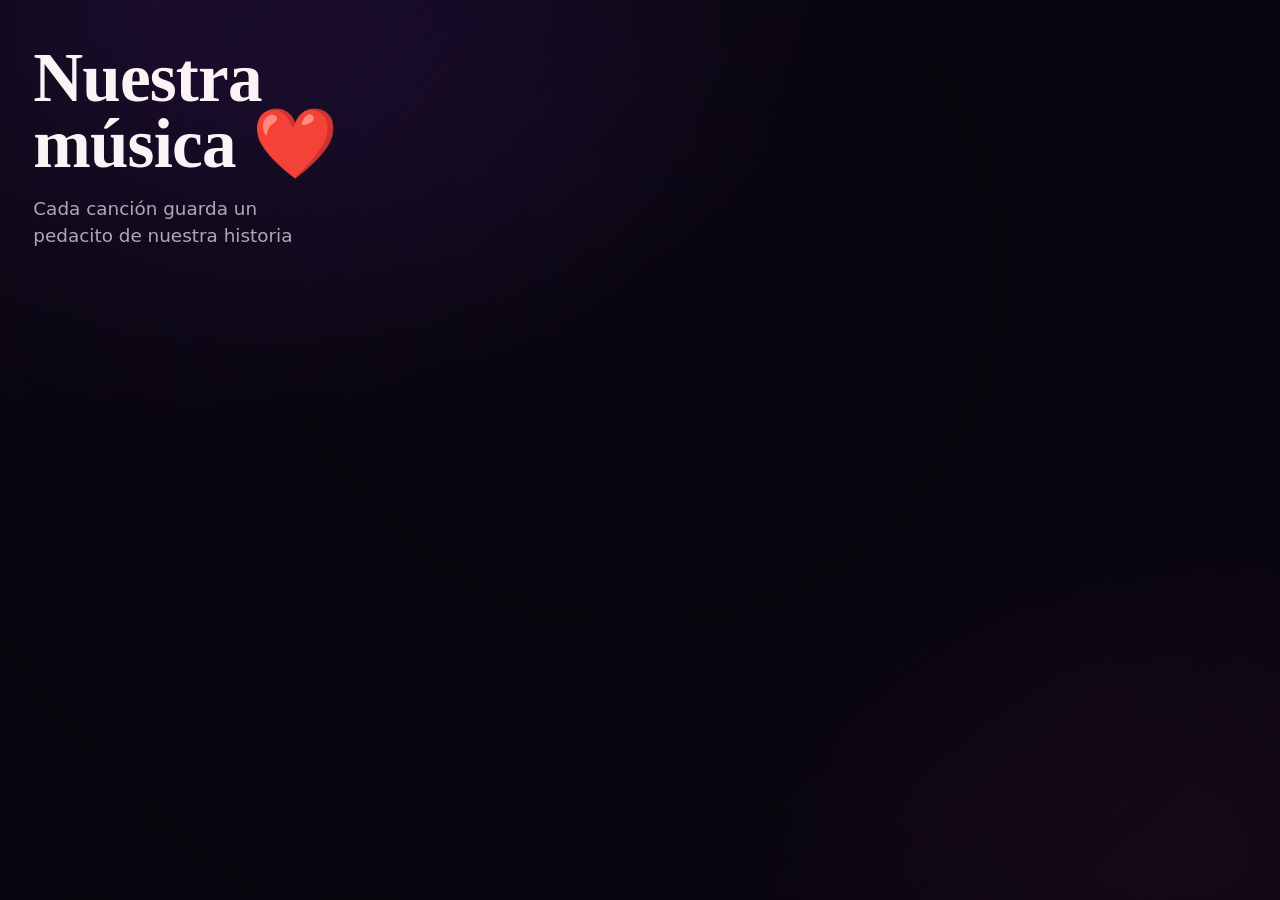
<file: musica/index.html>
<!doctype html>
<html lang="es">
<head>
  <meta charset="utf-8" />
  <meta name="viewport" content="width=device-width, initial-scale=1" />
  <meta http-equiv="refresh" content="0; url=biblioteca.html" />
  <title>Nuestra música ❤️</title>
  <link rel="canonical" href="biblioteca.html" />
</head>
<body style="background:#09060f;color:#fbf3f6;font-family:system-ui,sans-serif">
  <p style="padding:24px">Abriendo <a href="biblioteca.html" style="color:#ff7a9e">Nuestra música ❤️</a>…</p>
</body>
</html>
</file>
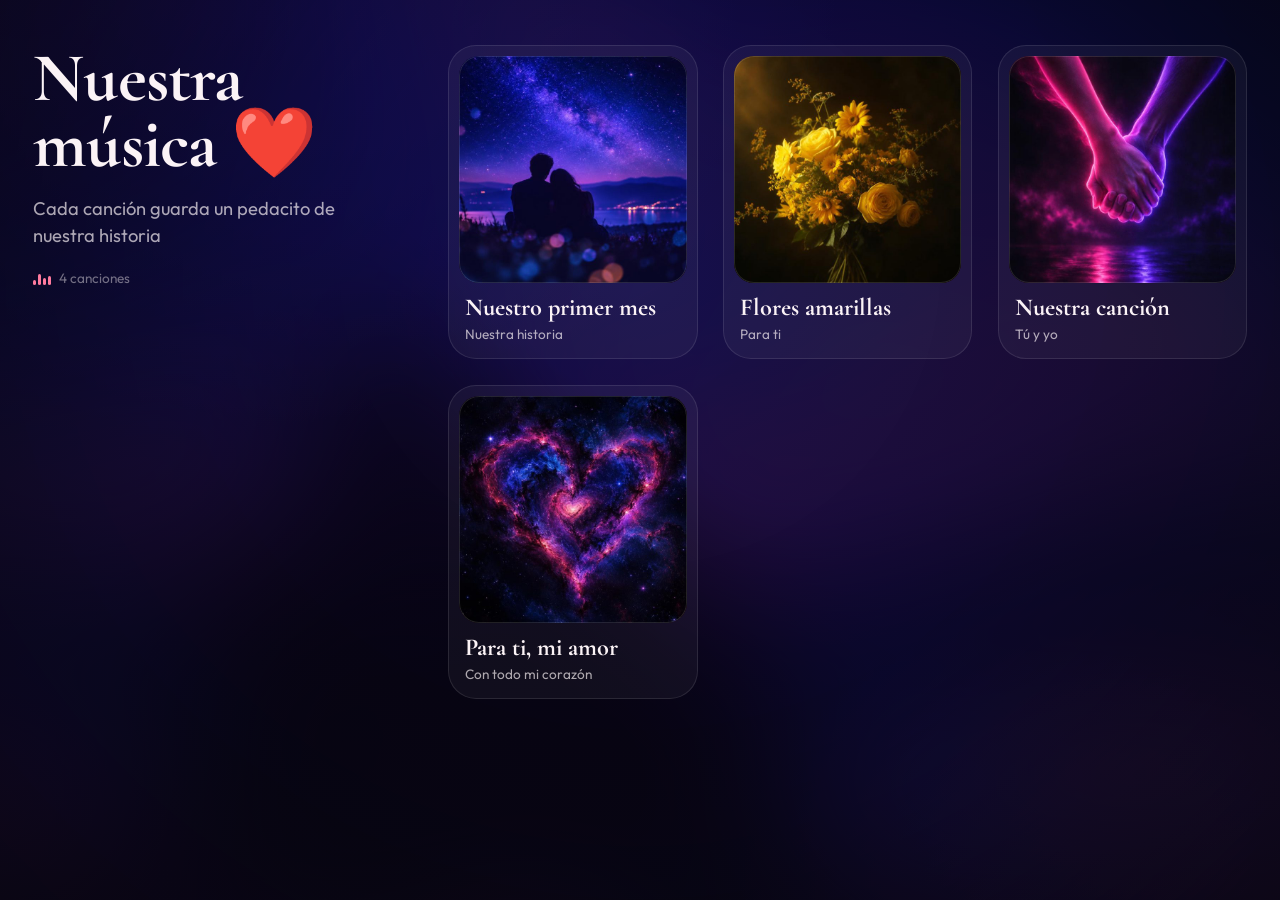
<file: musica/biblioteca.html>
<!doctype html>
<html lang="es">
<head>
  <meta charset="utf-8" />
  <meta name="viewport" content="width=device-width, initial-scale=1, viewport-fit=cover" />
  <meta name="theme-color" content="#09060f" />
  <title>Nuestra música ❤️</title>
  <meta name="description" content="Cada canción guarda un pedacito de nuestra historia." />
  <link rel="preconnect" href="https://fonts.googleapis.com" />
  <link rel="preconnect" href="https://fonts.gstatic.com" crossorigin />
  <link rel="stylesheet" href="https://fonts.googleapis.com/css2?family=Cormorant+Garamond:wght@600;700&family=Outfit:wght@300;400;500;600&display=swap" />
  <link rel="stylesheet" href="estilos.css" />
</head>
<body class="pagina-biblio">
  <div class="ambiente" aria-hidden="true"><div class="amb"></div><div class="amb"></div></div>
  <main class="biblio">
    <header>
      <h1>Nuestra música ❤️</h1>
      <p>Cada canción guarda un pedacito de nuestra historia</p>
      <div class="conteo" id="conteo"></div>
    </header>
    <section id="grid" class="grid" aria-label="Canciones" aria-busy="true"></section>
  </main>
  <script src="comun.js"></script>
  <script src="biblioteca.js"></script>
</body>
</html>
</file>
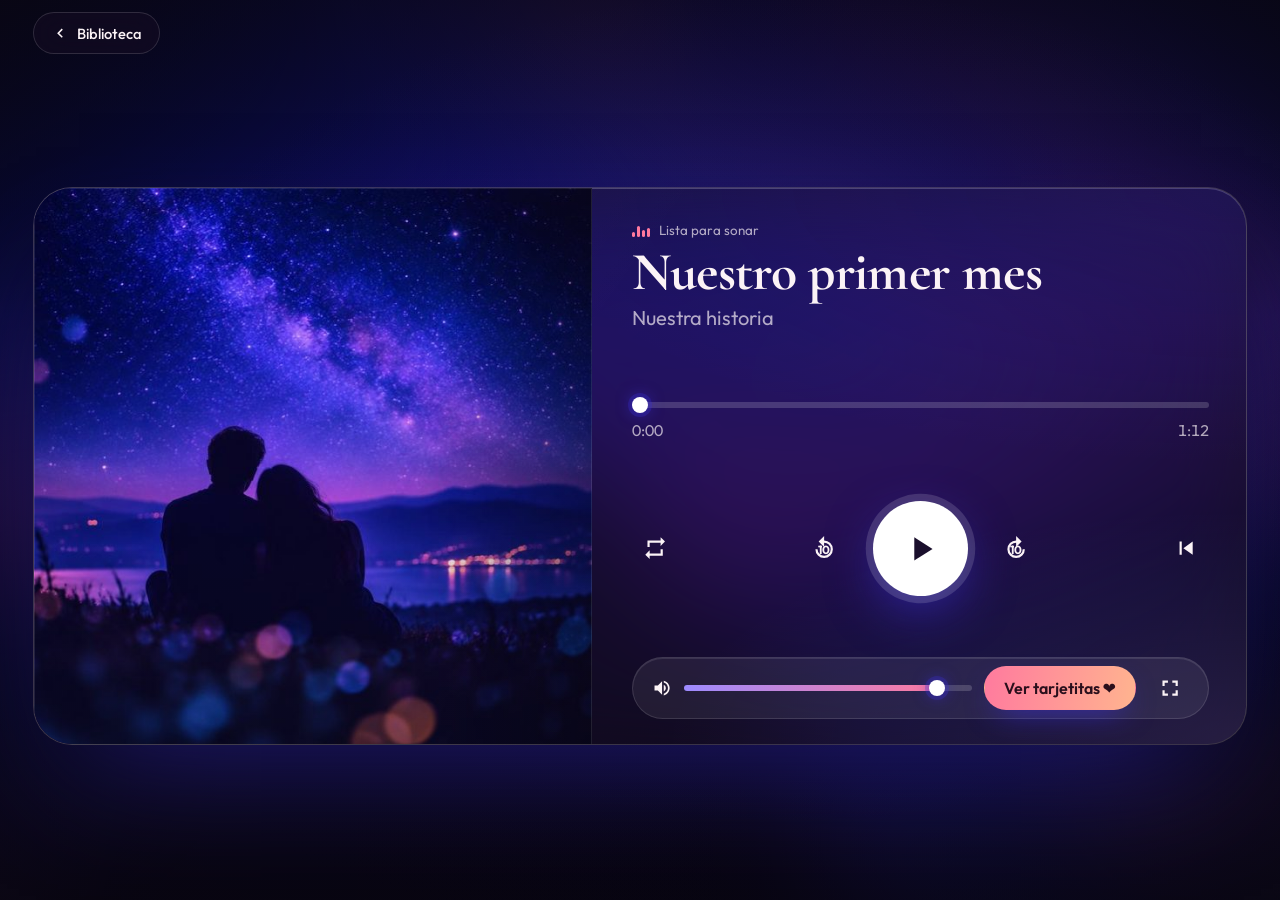
<file: musica/reproductor.html>
<!doctype html>
<html lang="es">
<head>
  <meta charset="utf-8" />
  <meta name="viewport" content="width=device-width, initial-scale=1, viewport-fit=cover" />
  <meta name="theme-color" content="#09060f" />
  <title>Reproductor ❤️</title>
  <link rel="preconnect" href="https://fonts.googleapis.com" />
  <link rel="preconnect" href="https://fonts.gstatic.com" crossorigin />
  <link rel="stylesheet" href="https://fonts.googleapis.com/css2?family=Cormorant+Garamond:wght@600;700&family=Outfit:wght@300;400;500;600&display=swap" />
  <link rel="stylesheet" href="estilos.css" />
</head>
<body class="pagina-player">
  <div class="escena" id="escena">
    <!-- CAPA 0: luz ambiental con los colores de la portada -->
    <div class="fondo-portada" id="fondoPortada"></div>
    <div class="velo"></div>

    <!-- CAPA 1: fondo animado independiente (iframe a fondos/*.html) -->
    <div class="capa-fondo" id="capaFondo" hidden></div>

    <!-- CAPA 2: tarjetitas (imágenes completas, sin recortar) -->
    <div class="tarjetas" id="tarjetas">
      <div class="marco" id="marco">
        <img id="imgA" alt="" /><img id="imgB" alt="" />
        <div class="final" id="final">
          <p id="finalMsg">❤️</p>
          <button type="button" class="btn btn-rosa" id="otraVez">Escuchar otra vez</button>
        </div>
      </div>
    </div>

    <!-- CAPA 3: controles -->
    <div class="top">
      <a class="btn solo-player" href="biblioteca.html">
        <svg class="i" viewBox="0 0 24 24" aria-hidden="true"><path d="M15.41 7.41 14 6l-6 6 6 6 1.41-1.41L10.83 12z"/></svg>Biblioteca
      </a>
      <button type="button" class="btn solo-tarjetas" id="volver">
        <svg class="i" viewBox="0 0 24 24" aria-hidden="true"><path d="M15.41 7.41 14 6l-6 6 6 6 1.41-1.41L10.83 12z"/></svg>Volver al reproductor
      </button>
      <button type="button" class="btn btn-icon solo-tarjetas" data-fs aria-label="Pantalla completa" title="Pantalla completa">
        <svg class="i" viewBox="0 0 24 24" aria-hidden="true"><path d="M7 14H5v5h5v-2H7v-3zm-2-4h2V7h3V5H5v5zm12 7h-3v2h5v-5h-2v3zM14 5v2h3v3h2V5h-5z"/></svg>
      </button>
    </div>

    <section class="player" id="player" aria-label="Reproductor">
      <div class="panel">
        <div class="cover-wrap" id="coverWrap"><img id="cover" alt="" /></div>

        <div class="meta">
          <div class="cabeza">
            <div class="eyebrow"><span class="eq" aria-hidden="true"><i></i><i></i><i></i><i></i></span><span id="estado">Cargando…</span></div>
            <h1 id="titulo">Cargando…</h1>
            <div class="artist" id="artista"></div>
            <div class="error" id="error" role="alert"></div>
          </div>

          <div class="progreso">
            <input type="range" class="barra" id="barra" min="0" max="1000" value="0" aria-label="Progreso de la canción" />
            <div class="tiempos"><span id="actual">0:00</span><span id="total">–:––</span></div>
          </div>

          <div class="controles">
            <div class="ctl-izq">
              <button type="button" class="ib" id="repetir" aria-pressed="false" aria-label="Repetir canción" title="Repetir">
                <svg viewBox="0 0 24 24" aria-hidden="true"><path d="M7 7h10v3l4-4-4-4v3H5v6h2V7zm10 10H7v-3l-4 4 4 4v-3h12v-6h-2v4z"/></svg>
              </button>
            </div>
            <div class="ctl-centro">
              <button type="button" class="ib" id="atras" aria-label="Retroceder 10 segundos" title="Retroceder 10 s">
                <svg viewBox="0 0 24 24" aria-hidden="true"><path d="M12 5V1L7 6l5 5V7a6 6 0 1 1-6 6H4a8 8 0 1 0 8-8z"/></svg><small>10</small>
              </button>
              <button type="button" class="pp" id="pp" aria-label="Reproducir"></button>
              <button type="button" class="ib" id="adelante" aria-label="Adelantar 10 segundos" title="Adelantar 10 s">
                <svg viewBox="0 0 24 24" aria-hidden="true"><path d="M12 5V1l5 5-5 5V7a6 6 0 1 0 6 6h2a8 8 0 1 1-8-8z"/></svg><small>10</small>
              </button>
            </div>
            <div class="ctl-der">
              <button type="button" class="ib" id="reiniciar" aria-label="Volver al inicio" title="Desde el inicio">
                <svg viewBox="0 0 24 24" aria-hidden="true"><path d="M6 6h2v12H6zm3.5 6 8.5 6V6z"/></svg>
              </button>
            </div>
          </div>

          <div class="pastilla">
            <div class="volumen" id="volBox">
              <button type="button" class="ib" id="mute" aria-label="Silenciar" title="Silenciar"></button>
              <input type="range" class="barra fina" id="vol" min="0" max="100" value="90" aria-label="Volumen" />
            </div>
            <button type="button" class="btn btn-rosa" id="verTarjetas">Ver tarjetitas ❤️</button>
            <button type="button" class="ib" data-fs aria-label="Pantalla completa" title="Pantalla completa">
              <svg viewBox="0 0 24 24" aria-hidden="true"><path d="M7 14H5v5h5v-2H7v-3zm-2-4h2V7h3V5H5v5zm12 7h-3v2h5v-5h-2v3zM14 5v2h3v3h2V5h-5z"/></svg>
            </button>
          </div>
        </div>
      </div>
    </section>

    <div class="mini glass">
      <button type="button" class="pp" id="pp2" aria-label="Reproducir"></button>
      <span class="t" id="actual2">0:00</span>
      <input type="range" class="barra" id="barra2" min="0" max="1000" value="0" aria-label="Progreso de la canción" />
      <span class="t" id="total2">–:––</span>
    </div>
  </div>

  <audio id="audio" preload="metadata"></audio>
  <script src="comun.js"></script>
  <script src="reproductor.js"></script>
</body>
</html>
</file>
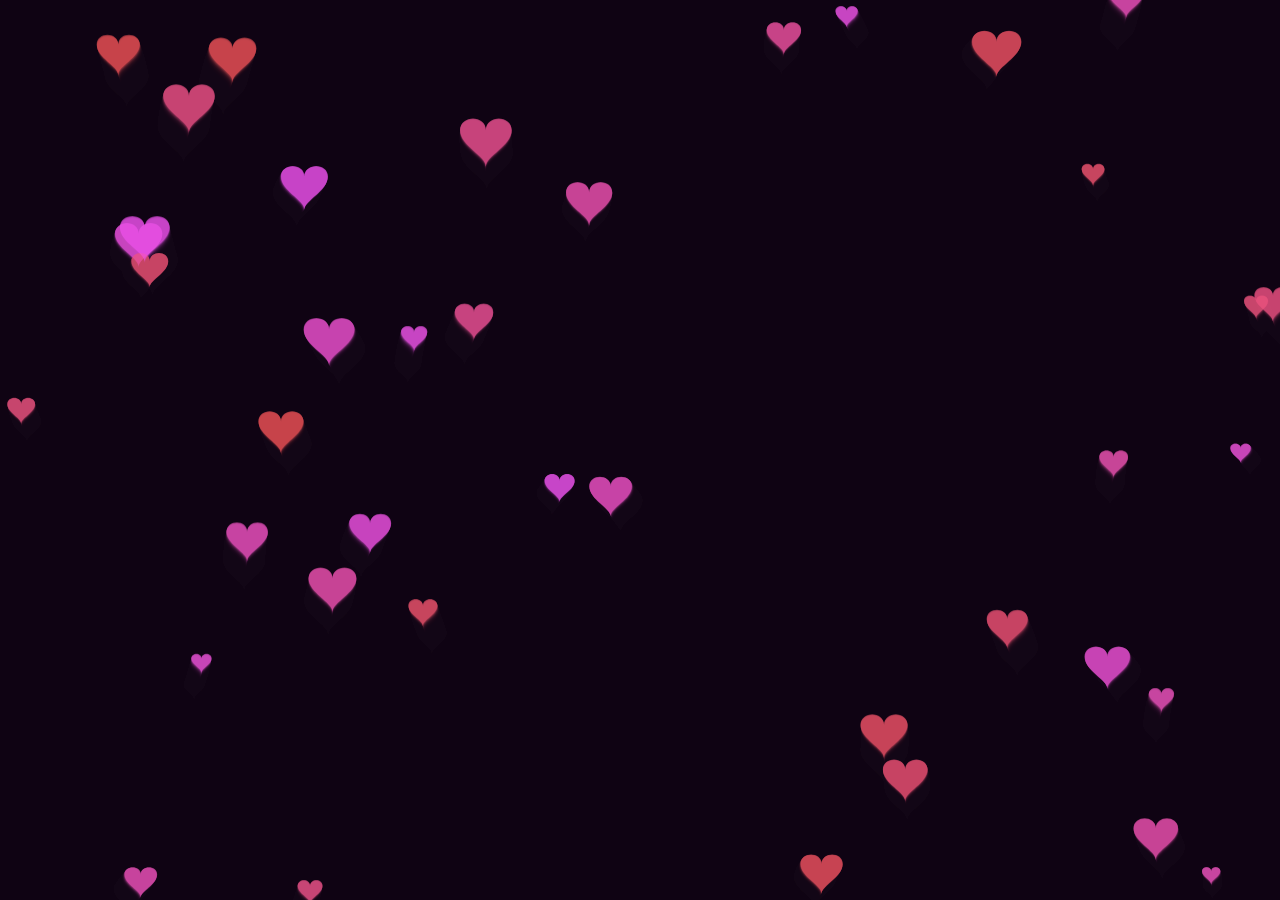
<file: musica/fondos/corazones.html>
<!doctype html><html lang="es"><head><meta charset="utf-8"><meta name="viewport" content="width=device-width,initial-scale=1"><title>Fondo: corazones</title>
<style>html,body{margin:0;height:100%;overflow:hidden;background:#120414}canvas{display:block;width:100%;height:100%}</style></head><body><canvas id="c"></canvas>
<script>
const c=document.getElementById('c'),x=c.getContext('2d');let W,H,P=[];const D=Math.min(devicePixelRatio||1,2);
function rs(){W=c.width=innerWidth*D;H=c.height=innerHeight*D;P=Array.from({length:40},()=>mk(true))}
function mk(any){return{x:Math.random()*W,y:any?Math.random()*H:H+20*D,r:(Math.random()*18+8)*D,v:(Math.random()*.5+.2)*D,a:Math.random()*6.28,h:300+Math.random()*60}}
function heart(px,py,s){x.beginPath();x.moveTo(px,py+s*.3);x.bezierCurveTo(px,py,px-s*.5,py,px-s*.5,py+s*.3);x.bezierCurveTo(px-s*.5,py+s*.6,px,py+s*.8,px,py+s);x.bezierCurveTo(px,py+s*.8,px+s*.5,py+s*.6,px+s*.5,py+s*.3);x.bezierCurveTo(px+s*.5,py,px,py,px,py+s*.3);x.fill()}
function f(t){x.fillStyle='rgba(18,4,20,.25)';x.fillRect(0,0,W,H);for(const p of P){p.y-=p.v;p.a+=.01;x.globalAlpha=.5;x.fillStyle='hsl('+p.h+',90%,65%)';heart(p.x+Math.sin(p.a)*20*D,p.y,p.r*2);x.globalAlpha=1;if(p.y<-60*D)Object.assign(p,mk(false));}requestAnimationFrame(f)}
addEventListener('resize',rs);rs();requestAnimationFrame(f);
</script></body></html>
</file>
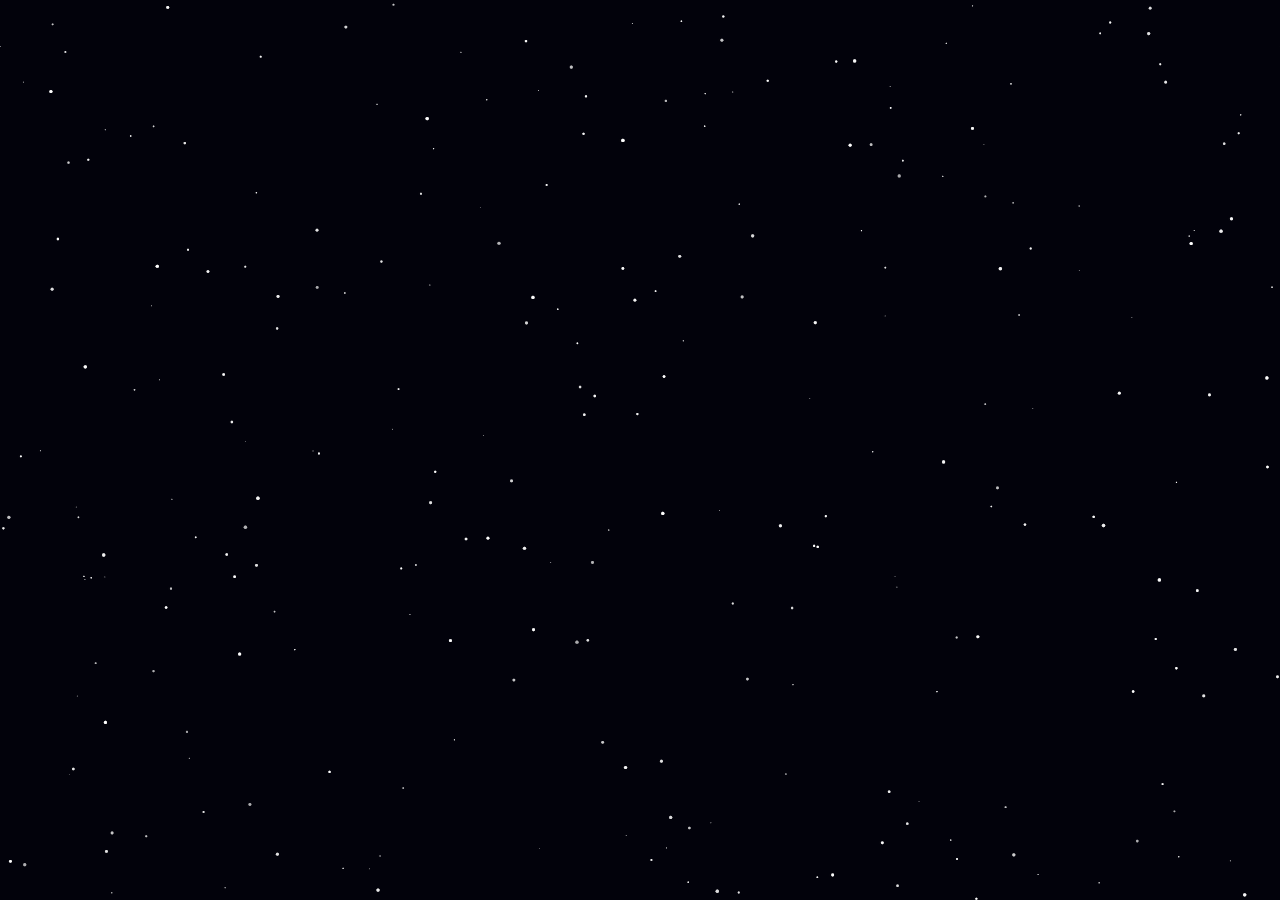
<file: musica/fondos/estrellas.html>
<!doctype html><html lang="es"><head><meta charset="utf-8"><meta name="viewport" content="width=device-width,initial-scale=1"><title>Fondo: estrellas</title>
<style>html,body{margin:0;height:100%;overflow:hidden;background:#05040d}canvas{display:block;width:100%;height:100%}</style></head><body><canvas id="c"></canvas>
<script>
const c=document.getElementById('c'),x=c.getContext('2d');let W,H,P=[];const D=Math.min(devicePixelRatio||1,2);
function rs(){W=c.width=innerWidth*D;H=c.height=innerHeight*D;P=Array.from({length:260},()=>mk(true))}
function mk(any){return{x:Math.random()*W,y:any?Math.random()*H:H+20*D,r:(Math.random()*1.4+0.3)*D,v:(Math.random()*.5+.2)*D,a:Math.random()*6.28,h:0}}
function heart(px,py,s){x.beginPath();x.moveTo(px,py+s*.3);x.bezierCurveTo(px,py,px-s*.5,py,px-s*.5,py+s*.3);x.bezierCurveTo(px-s*.5,py+s*.6,px,py+s*.8,px,py+s);x.bezierCurveTo(px,py+s*.8,px+s*.5,py+s*.6,px+s*.5,py+s*.3);x.bezierCurveTo(px+s*.5,py,px,py,px,py+s*.3);x.fill()}
function f(t){x.fillStyle='rgba(5,4,13,.35)';x.fillRect(0,0,W,H);for(const p of P){p.a+=.02;x.globalAlpha=.4+.6*Math.abs(Math.sin(p.a));x.fillStyle='#fff';x.beginPath();x.arc(p.x,p.y,p.r,0,6.28);x.fill();x.globalAlpha=1;p.x+=p.v*.05;if(p.x>W)p.x=0;}requestAnimationFrame(f)}
addEventListener('resize',rs);rs();requestAnimationFrame(f);
</script></body></html>
</file>
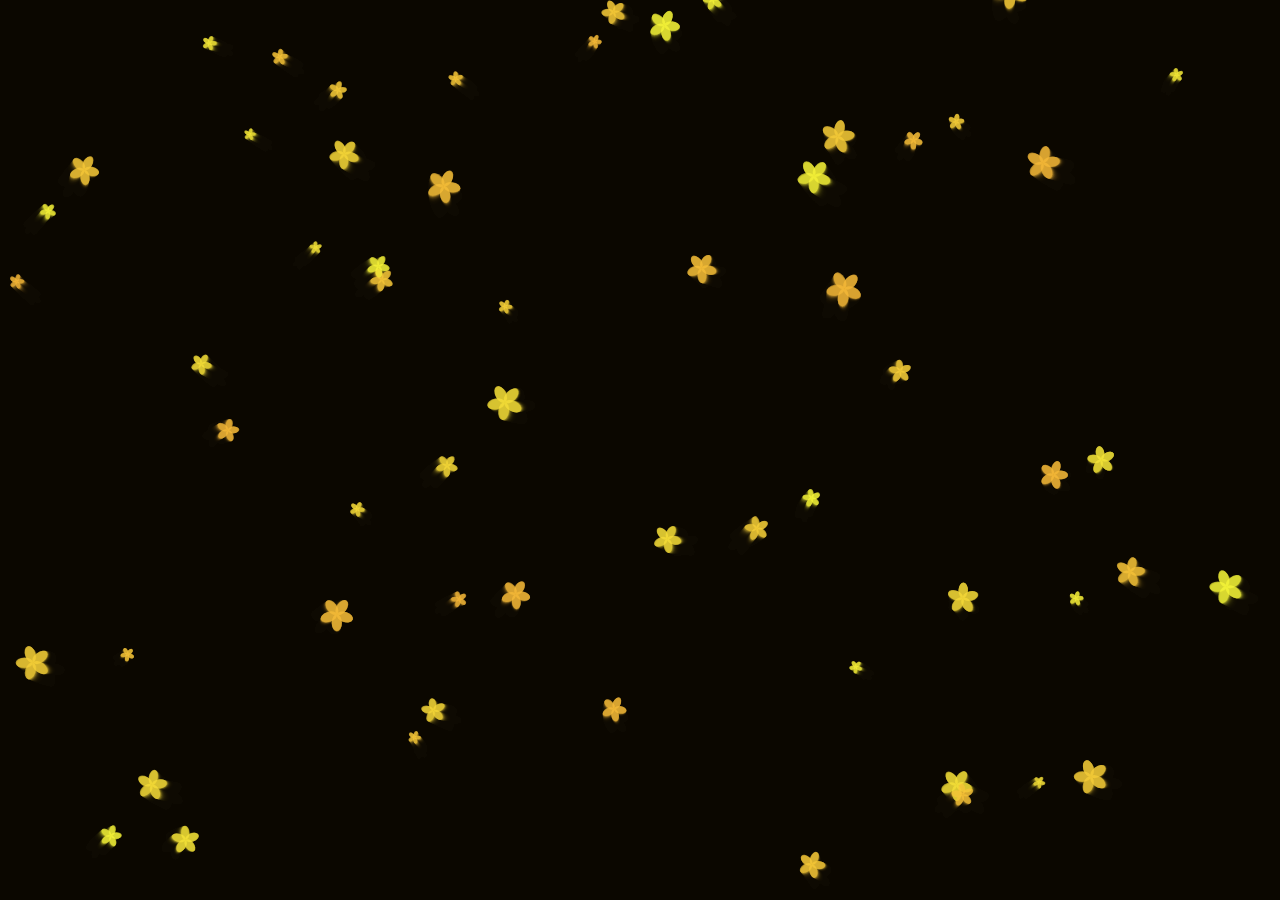
<file: musica/fondos/flores.html>
<!doctype html><html lang="es"><head><meta charset="utf-8"><meta name="viewport" content="width=device-width,initial-scale=1"><title>Fondo: flores</title>
<style>html,body{margin:0;height:100%;overflow:hidden;background:#0d0a03}canvas{display:block;width:100%;height:100%}</style></head><body><canvas id="c"></canvas>
<script>
const c=document.getElementById('c'),x=c.getContext('2d');let W,H,P=[];const D=Math.min(devicePixelRatio||1,2);
function rs(){W=c.width=innerWidth*D;H=c.height=innerHeight*D;P=Array.from({length:60},()=>mk(true))}
function mk(any){return{x:Math.random()*W,y:any?Math.random()*H:H+20*D,r:(Math.random()*6+3)*D,v:(Math.random()*.5+.2)*D,a:Math.random()*6.28,h:40+Math.random()*20}}
function heart(px,py,s){x.beginPath();x.moveTo(px,py+s*.3);x.bezierCurveTo(px,py,px-s*.5,py,px-s*.5,py+s*.3);x.bezierCurveTo(px-s*.5,py+s*.6,px,py+s*.8,px,py+s);x.bezierCurveTo(px,py+s*.8,px+s*.5,py+s*.6,px+s*.5,py+s*.3);x.bezierCurveTo(px+s*.5,py,px,py,px,py+s*.3);x.fill()}
function f(t){x.fillStyle='rgba(13,10,3,.25)';x.fillRect(0,0,W,H);for(const p of P){p.y-=p.v*.6;p.a+=.015;x.save();x.translate(p.x+Math.sin(p.a)*30*D,p.y);x.rotate(p.a);x.globalAlpha=.6;x.fillStyle='hsl('+p.h+',95%,60%)';for(let k=0;k<5;k++){x.rotate(1.2566);x.beginPath();x.ellipse(0,p.r,p.r*.6,p.r,0,0,6.28);x.fill()}x.restore();if(p.y<-40*D)Object.assign(p,mk(false));}requestAnimationFrame(f)}
addEventListener('resize',rs);rs();requestAnimationFrame(f);
</script></body></html>
</file>
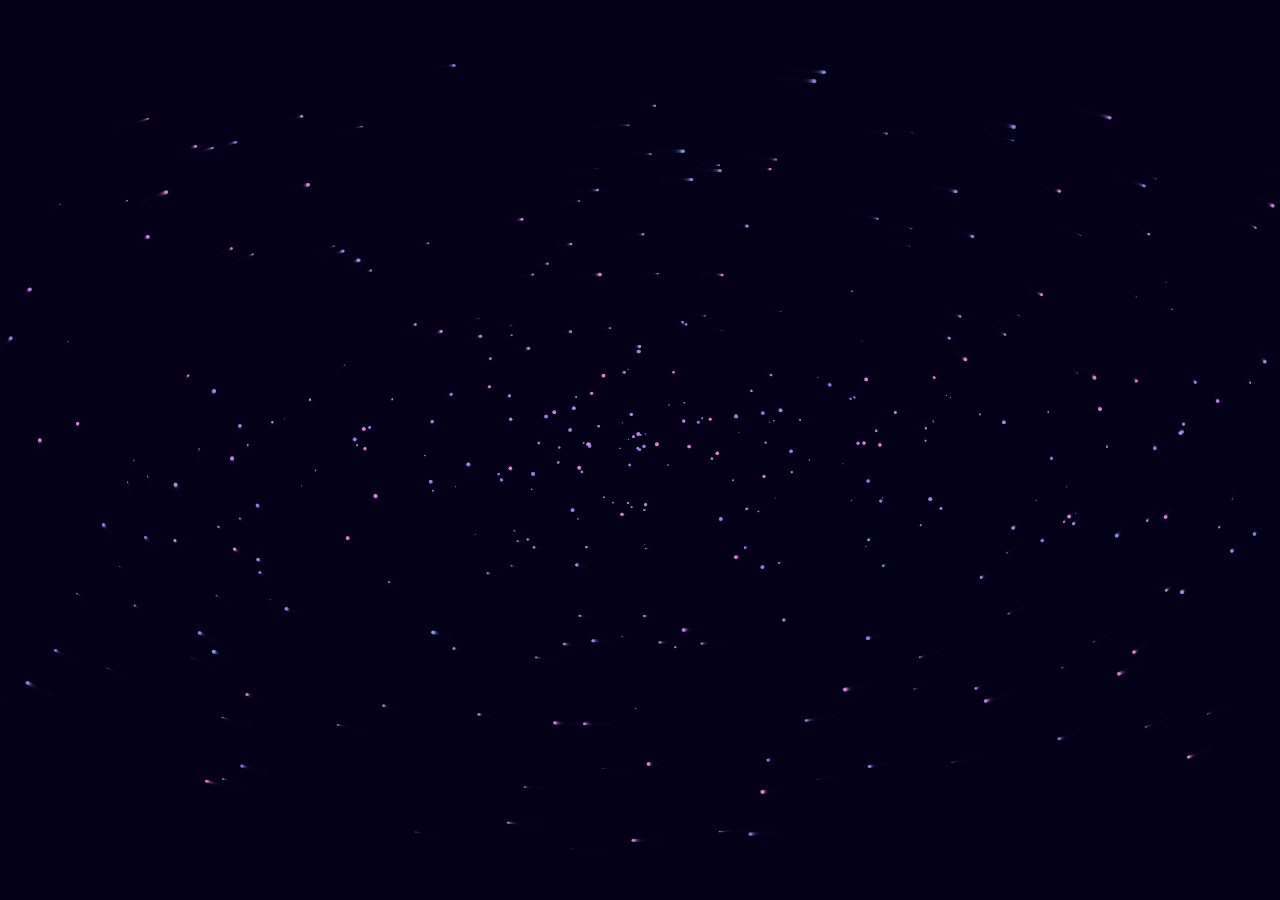
<file: musica/fondos/galaxia.html>
<!doctype html><html lang="es"><head><meta charset="utf-8"><meta name="viewport" content="width=device-width,initial-scale=1"><title>Fondo: galaxia</title>
<style>html,body{margin:0;height:100%;overflow:hidden;background:#06041a}canvas{display:block;width:100%;height:100%}</style></head><body><canvas id="c"></canvas>
<script>
const c=document.getElementById('c'),x=c.getContext('2d');let W,H,P=[];const D=Math.min(devicePixelRatio||1,2);
function rs(){W=c.width=innerWidth*D;H=c.height=innerHeight*D;P=Array.from({length:400},()=>mk(true))}
function mk(any){return{x:Math.random()*W,y:any?Math.random()*H:H+20*D,r:(Math.random()*1.6+0.3)*D,v:(Math.random()*.5+.2)*D,a:Math.random()*6.28,h:220+Math.random()*100}}
function heart(px,py,s){x.beginPath();x.moveTo(px,py+s*.3);x.bezierCurveTo(px,py,px-s*.5,py,px-s*.5,py+s*.3);x.bezierCurveTo(px-s*.5,py+s*.6,px,py+s*.8,px,py+s);x.bezierCurveTo(px,py+s*.8,px+s*.5,py+s*.6,px+s*.5,py+s*.3);x.bezierCurveTo(px+s*.5,py,px,py,px,py+s*.3);x.fill()}
function f(t){x.fillStyle='rgba(6,4,26,.2)';x.fillRect(0,0,W,H);for(const p of P){p.a+=p.v*.0015;const R=(p.x/W)*Math.max(W,H)*.7;x.fillStyle='hsl('+p.h+',80%,75%)';x.globalAlpha=.7;x.beginPath();x.arc(W/2+Math.cos(p.a+R*.004/D)*R,H/2+Math.sin(p.a+R*.004/D)*R*.45,p.r,0,6.28);x.fill();x.globalAlpha=1;}requestAnimationFrame(f)}
addEventListener('resize',rs);rs();requestAnimationFrame(f);
</script></body></html>
</file>
<file: musica/estilos.css>
/* Biblioteca musical ❤️ — estilos compartidos (sin dependencias ni compilación).
   Composición horizontal adaptable: nada depende de una proporción 16:9. */
:root {
  --noche: #09060f;
  --ciruela: #1a0f2c;
  --rosa: #ff7a9e;
  --durazno: #ffb48f;
  --lavanda: #9d8bff;
  --texto: #fbf3f6;
  --texto-2: rgba(251, 243, 246, 0.68);
  --texto-3: rgba(251, 243, 246, 0.44);
  --borde: rgba(255, 255, 255, 0.14);
  --grad: linear-gradient(90deg, var(--lavanda), var(--rosa) 72%, var(--durazno));
  --glow: 255, 122, 158; /* se reemplaza por el color dominante de cada portada */
  --f-titulo: "Cormorant Garamond", "Iowan Old Style", "Palatino Linotype", Georgia, serif;
  --f-ui: "Outfit", system-ui, -apple-system, "Segoe UI", Roboto, sans-serif;
  --sa-t: env(safe-area-inset-top, 0px);
  --sa-r: env(safe-area-inset-right, 0px);
  --sa-b: env(safe-area-inset-bottom, 0px);
  --sa-l: env(safe-area-inset-left, 0px);
  --gut: clamp(12px, 2.6vw, 44px);
  --top: clamp(46px, 9dvh, 66px);
  --mini-off: clamp(8px, 2.4dvh, 20px);
  --bot: calc(var(--mini-off) + 66px); /* alto reservado: barra inferior de las tarjetitas */
}
* { box-sizing: border-box; margin: 0; padding: 0; }
html, body { height: 100%; }
body {
  font-family: var(--f-ui);
  color: var(--texto);
  background: var(--noche);
  -webkit-font-smoothing: antialiased;
  -webkit-tap-highlight-color: transparent;
}
button { font: inherit; color: inherit; background: none; border: 0; cursor: pointer; }
a { color: inherit; text-decoration: none; }
:focus-visible { outline: 2px solid var(--durazno); outline-offset: 3px; }
svg.i { width: 1.25em; height: 1.25em; fill: currentColor; flex-shrink: 0; }
[hidden] { display: none !important; }

.glass {
  background: rgba(22, 13, 36, 0.58);
  border: 1px solid var(--borde);
  backdrop-filter: blur(24px) saturate(150%);
  -webkit-backdrop-filter: blur(24px) saturate(150%);
  box-shadow: 0 24px 60px -28px #000, inset 0 1px 0 rgba(255, 255, 255, 0.14);
}
.btn {
  display: inline-flex; align-items: center; justify-content: center; gap: 0.5em;
  min-height: 42px; padding: 0 1.15em; border-radius: 999px; white-space: nowrap;
  font-size: 0.92rem; font-weight: 500;
  background: rgba(22, 13, 36, 0.5); border: 1px solid var(--borde);
  backdrop-filter: blur(16px); -webkit-backdrop-filter: blur(16px);
  transition: background 0.25s, transform 0.25s;
}
.btn:hover { background: rgba(255, 255, 255, 0.14); }
.btn:active { transform: scale(0.97); }
.btn-icon { width: 42px; padding: 0; }
.btn-rosa {
  background: linear-gradient(100deg, var(--rosa), var(--durazno)); color: #2a0f1c; border-color: transparent; font-weight: 600;
  box-shadow: 0 12px 30px -12px rgba(var(--glow), 0.9);
}
.btn-rosa:hover { background: linear-gradient(100deg, #ff8fae, #ffc3a3); }

/* ---------- Aviso de orientación (no bloquea nada) ---------- */
.rotar {
  position: fixed; left: 50%; bottom: calc(14px + var(--sa-b)); transform: translateX(-50%);
  z-index: 100; display: none; align-items: center; gap: 12px; border-radius: 999px; width: max-content;
  padding: 10px 12px 10px 16px; font-size: 0.88rem; max-width: calc(100% - 24px);
  animation: aparecer 0.6s ease both;
}
.rotar svg { width: 26px; height: 26px; flex-shrink: 0; animation: girar 2.6s ease-in-out infinite; }
.rotar button { width: 28px; height: 28px; border-radius: 50%; opacity: 0.7; font-size: 1.1rem; }
@media (orientation: portrait) and (max-width: 900px) { .rotar { display: flex; } }
.rotar.cerrado { display: none !important; }
@keyframes girar { 0%, 30% { transform: rotate(0); } 60%, 100% { transform: rotate(-90deg); } }
@keyframes aparecer { from { opacity: 0; transform: translate(-50%, 10px); } }

/* ---------- Indicador de ecualizador ---------- */
.eq { display: inline-flex; gap: 2px; align-items: flex-end; height: 14px; }
.eq i { width: 3px; border-radius: 2px; background: var(--rosa); height: 5px; }
.eq i:nth-child(2) { height: 11px; } .eq i:nth-child(3) { height: 7px; } .eq i:nth-child(4) { height: 9px; }
body.sonando .eq i { animation: eq 1s ease-in-out infinite; }
body.sonando .eq i:nth-child(2) { animation-delay: 0.18s; }
body.sonando .eq i:nth-child(3) { animation-delay: 0.36s; }
body.sonando .eq i:nth-child(4) { animation-delay: 0.54s; }
@keyframes eq { 0%, 100% { height: 4px; } 50% { height: 14px; } }

/* ---------- Controles deslizantes (progreso y volumen) ---------- */
input[type="range"].barra {
  -webkit-appearance: none; appearance: none; width: 100%; height: 28px; background: transparent;
  cursor: pointer; touch-action: none; --p: 0%;
}
input[type="range"].barra::-webkit-slider-runnable-track {
  height: 6px; border-radius: 6px;
  background: linear-gradient(90deg, var(--lavanda), var(--rosa)) left / var(--p) 100% no-repeat, rgba(255, 255, 255, 0.17);
}
input[type="range"].barra::-moz-range-track {
  height: 6px; border-radius: 6px;
  background: linear-gradient(90deg, var(--lavanda), var(--rosa)) left / var(--p) 100% no-repeat, rgba(255, 255, 255, 0.17);
}
input[type="range"].barra::-webkit-slider-thumb {
  -webkit-appearance: none; width: 16px; height: 16px; margin-top: -5px; border-radius: 50%; border: 0;
  background: #fff; box-shadow: 0 0 0 4px rgba(var(--glow), 0.28), 0 0 16px rgba(var(--glow), 0.8);
}
input[type="range"].barra::-moz-range-thumb {
  width: 16px; height: 16px; border: 0; border-radius: 50%; background: #fff;
  box-shadow: 0 0 0 4px rgba(var(--glow), 0.28), 0 0 16px rgba(var(--glow), 0.8);
}
input[type="range"].barra.fina { height: 24px; }

/* =====================================================================
   BIBLIOTECA
   ===================================================================== */
body.pagina-biblio {
  background: radial-gradient(1100px 700px at 12% 0%, #2b1448 0%, transparent 62%),
    radial-gradient(900px 600px at 100% 100%, #3a1230 0%, transparent 60%), var(--noche);
  min-height: 100dvh;
}
.ambiente { position: fixed; inset: 0; z-index: 0; pointer-events: none; overflow: hidden; }
.ambiente .amb {
  position: absolute; inset: -12%; background-size: cover; background-position: center;
  filter: blur(70px) saturate(1.6) brightness(0.5); opacity: 0; transition: opacity 1.1s ease; transform: scale(1.1);
}
.ambiente .amb.activo { opacity: 0.55; }
.ambiente::after { content: ""; position: absolute; inset: 0; background: radial-gradient(ellipse at 50% 30%, transparent 0, rgba(9, 6, 15, 0.8) 100%); }

.biblio {
  position: relative; z-index: 1; min-height: 100dvh; display: grid;
  grid-template-columns: minmax(190px, 30%) minmax(0, 1fr); gap: clamp(20px, 4vw, 72px);
  padding: calc(clamp(18px, 5dvh, 56px) + var(--sa-t)) calc(var(--gut) + var(--sa-r)) calc(clamp(18px, 5dvh, 56px) + var(--sa-b)) calc(var(--gut) + var(--sa-l));
  max-width: 1700px; margin: 0 auto;
}
.biblio header { position: sticky; top: calc(clamp(18px, 5dvh, 56px) + var(--sa-t)); align-self: start; }
.biblio h1 { font-family: var(--f-titulo); font-weight: 700; font-size: clamp(2.3rem, 5.4vw, 5.2rem); line-height: 0.96; letter-spacing: -0.012em; text-wrap: balance; }
.biblio header p { color: var(--texto-2); margin-top: 1em; font-size: clamp(0.9rem, 1.5vw, 1.15rem); line-height: 1.45; max-width: 26ch; }
.biblio .conteo { margin-top: 1.4em; color: var(--texto-3); font-size: 0.85rem; display: flex; align-items: center; gap: 8px; }

.grid { display: grid; gap: clamp(12px, 2vw, 28px); align-content: start; grid-template-columns: repeat(auto-fill, minmax(min(100%, clamp(138px, 19vw, 250px)), 1fr)); }
.card {
  position: relative; display: flex; flex-direction: column; gap: 12px; padding: 10px 10px 15px; overflow: hidden;
  border-radius: 28px; isolation: isolate; background: rgba(255, 255, 255, 0.045); border: 1px solid rgba(255, 255, 255, 0.1);
  transition: transform 0.45s cubic-bezier(0.2, 0.8, 0.2, 1), border-color 0.3s, box-shadow 0.45s;
  animation: entrar 0.7s cubic-bezier(0.2, 0.8, 0.2, 1) both; animation-delay: var(--d, 0ms);
}
.card::before {
  content: ""; position: absolute; inset: -10%; z-index: -1; opacity: 0; transition: opacity 0.5s;
  background: linear-gradient(rgba(9, 6, 15, 0.55), rgba(9, 6, 15, 0.55)), var(--cover) center / cover; filter: blur(26px) saturate(1.7);
}
.card .art { position: relative; aspect-ratio: 1; border-radius: 20px; overflow: hidden; background: linear-gradient(135deg, #3a1a5c, #5c1f43); }
.art::before { content: ""; position: absolute; inset: -10%; background: var(--cover) center / cover; filter: blur(18px) brightness(0.7); }
.art img { position: absolute; inset: 0; width: 100%; height: 100%; object-fit: contain; transition: transform 0.7s cubic-bezier(0.2, 0.8, 0.2, 1); }
.art::after { content: ""; position: absolute; inset: 0; border-radius: inherit; box-shadow: inset 0 0 0 1px rgba(255, 255, 255, 0.12); pointer-events: none; }
.card .play {
  position: absolute; right: 10px; bottom: 10px; width: 44px; height: 44px; border-radius: 50%; display: grid; place-items: center;
  background: #fff; color: var(--ciruela); box-shadow: 0 10px 26px -6px rgba(var(--glow), 0.9);
  opacity: 0; transform: translateY(8px) scale(0.9); transition: opacity 0.3s, transform 0.3s;
}
.card .chip {
  position: absolute; left: 10px; top: 10px; display: flex; align-items: center; gap: 7px; padding: 5px 10px 5px 9px; border-radius: 999px;
  font-size: 0.72rem; background: rgba(9, 6, 15, 0.55); backdrop-filter: blur(10px); -webkit-backdrop-filter: blur(10px); border: 1px solid rgba(255, 255, 255, 0.14);
}
.card .info { padding: 0 6px; min-width: 0; }
.card h2 { font-family: var(--f-titulo); font-weight: 700; font-size: clamp(1.15rem, 1.9vw, 1.6rem); line-height: 1.05; text-wrap: balance; }
.card .artist { color: var(--texto-2); font-size: 0.85rem; margin-top: 0.35em; overflow: hidden; text-overflow: ellipsis; white-space: nowrap; }
.card:focus-visible, .card.seleccion { transform: translateY(-6px); border-color: rgba(255, 255, 255, 0.3); box-shadow: 0 34px 60px -26px rgba(255, 122, 158, 0.5); }
.card:focus-visible::before, .card.seleccion::before { opacity: 1; }
.card:focus-visible .play, .card.seleccion .play { opacity: 1; transform: none; }
.card:active { transform: scale(0.98); }
@media (hover: hover) {
  .card:hover { transform: translateY(-6px); border-color: rgba(255, 255, 255, 0.3); box-shadow: 0 34px 60px -26px rgba(255, 122, 158, 0.5); }
  .card:hover::before { opacity: 1; }
  .card:hover .play { opacity: 1; transform: none; }
  .card:hover .art img { transform: scale(1.05); }
}
@media (hover: none) { .card .play { opacity: 1; transform: none; width: 38px; height: 38px; } }
.card.esqueleto { pointer-events: none; }
.card.esqueleto .art, .card.esqueleto .linea { background: linear-gradient(100deg, rgba(255, 255, 255, 0.05) 30%, rgba(255, 255, 255, 0.12) 50%, rgba(255, 255, 255, 0.05) 70%) 0 0 / 200% 100%; animation: brillo 1.4s linear infinite; }
.card.esqueleto .linea { height: 14px; border-radius: 8px; margin: 4px 6px 0; width: 70%; }
.card.esqueleto .linea.corta { width: 40%; height: 11px; }
.card.esqueleto .art::before, .card.esqueleto .art::after { display: none; }
@keyframes brillo { to { background-position: -200% 0; } }
@keyframes entrar { from { opacity: 0; transform: translateY(18px); } }
.mensaje { grid-column: 1 / -1; color: var(--texto-2); padding: 34px 20px; text-align: center; line-height: 1.5; }
.mensaje .btn { margin-top: 14px; }

@media (max-width: 720px) and (orientation: portrait), (max-width: 520px) {
  .biblio { grid-template-columns: 1fr; gap: 20px; }
  .biblio header { position: static; }
  .biblio header p { max-width: none; }
}

/* =====================================================================
   REPRODUCTOR
   ===================================================================== */
body.pagina-player { overflow: hidden; }
.escena { position: fixed; inset: 0; overflow: hidden; background: var(--noche); }
.fondo-portada {
  position: absolute; inset: -14%; background: var(--cover, none) center / cover; filter: blur(46px) saturate(1.5) brightness(0.52);
  transform: scale(1.25); transition: opacity 0.8s;
}
.velo {
  position: absolute; inset: 0; pointer-events: none; z-index: 1;
  background: radial-gradient(ellipse at 62% 45%, rgba(var(--glow), 0.14), transparent 60%),
    radial-gradient(ellipse at 50% 50%, transparent 30%, rgba(9, 6, 15, 0.78) 100%),
    linear-gradient(180deg, rgba(9, 6, 15, 0.6), rgba(9, 6, 15, 0.05) 35%, rgba(9, 6, 15, 0.72));
  transition: opacity 0.8s;
}
.capa-fondo { position: absolute; inset: 0; z-index: 2; pointer-events: none; opacity: 0; transition: opacity 1s; }
.capa-fondo iframe { width: 100%; height: 100%; border: 0; pointer-events: none; display: block; }
.capa-fondo.alterno { background: radial-gradient(circle at 28% 30%, #3a1a6a, transparent 60%), radial-gradient(circle at 72% 72%, #5a1a3e, transparent 60%), #070612; }

.top {
  position: absolute; z-index: 30; top: 0; left: 0; right: 0; height: calc(var(--top) + var(--sa-t)); display: flex; justify-content: space-between; align-items: center; gap: 10px;
  padding: var(--sa-t) calc(var(--gut) + var(--sa-r)) 0 calc(var(--gut) + var(--sa-l)); transition: opacity 0.5s;
}

.player {
  position: absolute; inset: 0; z-index: 20; container-type: size; container-name: pl; display: grid; place-items: center;
  padding: calc(var(--top) + var(--sa-t)) calc(var(--gut) + var(--sa-r)) calc(var(--gut) + var(--sa-b)) calc(var(--gut) + var(--sa-l));
  transition: opacity 0.6s, transform 0.6s;
}
.panel {
  --ph: min(100cqh, 46cqw, 780px); /* alto del panel = lado de la portada (cuadrada) */
  --k: calc(var(--ph) / 100);
  position: relative; isolation: isolate; overflow: hidden; display: grid; grid-template-columns: var(--ph) minmax(0, 1fr);
  height: var(--ph); width: min(100cqw, calc(var(--ph) * 2.55));
  border-radius: clamp(26px, calc(var(--k) * 7), 58px);
  background: linear-gradient(125deg, rgba(255, 255, 255, 0.08), rgba(255, 255, 255, 0.015) 42%), rgba(18, 10, 30, 0.56);
  border: 1px solid rgba(255, 255, 255, 0.17);
  backdrop-filter: blur(38px) saturate(150%); -webkit-backdrop-filter: blur(38px) saturate(150%);
  box-shadow: 0 60px 120px -46px rgba(var(--glow), 0.55), 0 34px 80px -30px #000, inset 0 1px 0 rgba(255, 255, 255, 0.22);
}
.panel::before { content: ""; position: absolute; inset: 0; z-index: -1; pointer-events: none; background: radial-gradient(110% 90% at 100% 0%, rgba(var(--glow), 0.2), transparent 55%), radial-gradient(80% 70% at 100% 100%, rgba(157, 139, 255, 0.14), transparent 60%); }

.cover-wrap { position: relative; width: var(--ph); height: var(--ph); overflow: hidden; background: linear-gradient(135deg, #3a1a5c, #6a2148); }
.cover-wrap::before { content: ""; position: absolute; inset: -10%; background: var(--cover, none) center / cover; filter: blur(22px) brightness(0.7); }
.cover-wrap img { position: absolute; inset: 0; width: 100%; height: 100%; object-fit: contain; }
.cover-wrap::after { content: ""; position: absolute; inset: 0; pointer-events: none; background: linear-gradient(90deg, transparent 72%, rgba(9, 6, 15, 0.38)), linear-gradient(180deg, transparent 60%, rgba(9, 6, 15, 0.28)); box-shadow: inset 0 0 0 1px rgba(255, 255, 255, 0.1); }
.cover-wrap.sin-portada img { display: none; }
.cover-wrap.sin-portada::before { content: "❤"; display: grid; place-items: center; inset: 0; background: none; filter: none; font-size: calc(var(--k) * 24); color: rgba(255, 255, 255, 0.55); }

.meta {
  display: flex; flex-direction: column; justify-content: space-between; min-width: 0; min-height: 0; overflow: hidden auto;
  gap: calc(var(--k) * 2); padding: calc(var(--k) * 6) calc(var(--k) * 6.5) calc(var(--k) * 5) calc(var(--k) * 7);
}
.eyebrow { display: flex; align-items: center; gap: 0.7em; color: var(--texto-2); font-size: clamp(11px, calc(var(--k) * 2.4), 17px); }
.meta h1 {
  font-family: var(--f-titulo); font-weight: 700; font-size: clamp(24px, calc(var(--k) * 9.6), 78px); line-height: 0.98; letter-spacing: -0.012em;
  margin: calc(var(--k) * 1.4) 0 calc(var(--k) * 1.2); text-wrap: balance; overflow-wrap: anywhere;
}
.meta .artist { color: var(--texto-2); font-size: clamp(13px, calc(var(--k) * 3.6), 28px); }
.error { color: #ffb3c8; font-size: 0.85rem; margin-top: 8px; line-height: 1.35; }
.error:empty { display: none; }

.tiempos { display: flex; justify-content: space-between; font-size: clamp(11px, calc(var(--k) * 2.8), 17px); color: var(--texto-2); margin-top: -3px; font-variant-numeric: tabular-nums; }

.controles { display: grid; grid-template-columns: 1fr auto 1fr; align-items: center; }
.ctl-izq { justify-self: start; } .ctl-der { justify-self: end; }
.ctl-centro { display: flex; align-items: center; gap: clamp(8px, calc(var(--k) * 4.5), 40px); }
.ib {
  position: relative; display: grid; place-items: center; width: max(42px, calc(var(--k) * 8.4)); height: max(42px, calc(var(--k) * 8.4)); border-radius: 50%;
  color: var(--texto); transition: background 0.25s, color 0.25s, transform 0.2s;
}
.ib:hover { background: rgba(255, 255, 255, 0.1); }
.ib:active { transform: scale(0.92); }
.ib svg { width: 56%; height: 56%; fill: currentColor; }
.ib small { position: absolute; font-size: max(8px, calc(var(--k) * 2.1)); font-weight: 700; margin-top: 2px; letter-spacing: 0; }
.ib[aria-pressed="true"] { color: var(--rosa); }
.ib[aria-pressed="true"]::after { content: ""; position: absolute; bottom: 2px; width: 4px; height: 4px; border-radius: 50%; background: currentColor; }
.pp {
  display: grid; place-items: center; flex-shrink: 0; width: clamp(52px, calc(var(--k) * 17), 112px); height: clamp(52px, calc(var(--k) * 17), 112px); border-radius: 50%;
  background: #fff; color: var(--ciruela);
  box-shadow: 0 0 0 calc(var(--k) * 1.3) rgba(255, 255, 255, 0.14), 0 16px 52px -6px rgba(var(--glow), 0.75);
  transition: transform 0.2s, box-shadow 0.4s;
}
.pp:active { transform: scale(0.94); }
.pp svg { width: 42%; height: 42%; fill: currentColor; }

.pastilla {
  display: flex; align-items: center; gap: clamp(8px, calc(var(--k) * 2), 22px); height: clamp(40px, calc(var(--k) * 11), 76px);
  padding: 0 clamp(8px, calc(var(--k) * 2.6), 26px) 0 clamp(8px, calc(var(--k) * 2), 22px);
  border-radius: 999px; background: rgba(255, 255, 255, 0.07); border: 1px solid rgba(255, 255, 255, 0.12); box-shadow: inset 0 1px 0 rgba(255, 255, 255, 0.1);
}
.volumen { display: flex; align-items: center; gap: 4px; flex: 1; min-width: 0; }
.volumen .ib { width: 36px; height: 36px; flex-shrink: 0; }
.volumen input { flex: 1; min-width: 40px; }
.pastilla .btn { min-height: 0; height: 100%; max-height: 44px; padding: 0 clamp(12px, calc(var(--k) * 3.4), 26px); font-size: clamp(0.8rem, calc(var(--k) * 3.2), 1rem); margin-left: auto; }
.pastilla .ib { flex-shrink: 0; }

@media (max-height: 400px) {
  .eyebrow { display: none; }
  .meta { gap: 4px; padding-top: calc(var(--k) * 5); padding-bottom: calc(var(--k) * 4); }
  .meta h1 { margin: 2px 0; }
  .progreso input { height: 22px; }
  .ib { width: 38px; height: 38px; }
  .pp { width: 52px; height: 52px; }
  .pastilla { height: 38px; }
}
@media (max-height: 330px) {
  .meta .artist { display: none; }
  .tiempos { margin-top: -6px; }
}

/* Teléfono en vertical: sigue siendo usable (el aviso invita a girar, sin bloquear) */
@media (orientation: portrait) {
  .player { container-type: inline-size; overflow-y: auto; place-items: start center; }
  .panel { --ph: min(76cqw, 420px); height: auto; width: min(100cqw, 560px); grid-template-columns: 1fr; margin: auto; }
  .cover-wrap { margin: calc(var(--k) * 7) auto 0; border-radius: calc(var(--k) * 6); }
  .meta { overflow: visible; gap: 16px; padding: calc(var(--k) * 6) calc(var(--k) * 5) calc(var(--k) * 6); }
  .meta h1 { font-size: clamp(28px, 8vw, 44px); }
  .eyebrow { display: flex; }
  .meta .artist { display: block; }
}

/* =====================================================================
   TARJETITAS
   ===================================================================== */
.tarjetas {
  position: absolute; inset: 0; z-index: 10; opacity: 0; pointer-events: none; transition: opacity 0.7s;
  padding: calc(var(--top) + var(--sa-t)) calc(var(--gut) + var(--sa-r)) calc(var(--bot) + var(--sa-b)) calc(var(--gut) + var(--sa-l));
}
.tarjetas .marco { position: relative; width: 100%; height: 100%; }
.tarjetas img { position: absolute; inset: 0; width: 100%; height: 100%; object-fit: contain; opacity: 0; will-change: opacity, transform; }
.tarjetas .final {
  position: absolute; inset: 0; display: flex; flex-direction: column; gap: 22px; align-items: center; justify-content: center;
  font-family: var(--f-titulo); font-weight: 600; font-size: clamp(1.6rem, 4.4vw, 3.6rem); text-align: center; padding: 20px; opacity: 0; transition: opacity 1.2s; pointer-events: none;
}
.final .btn { font-family: var(--f-ui); pointer-events: none; }
.final.visible { opacity: 1; }
body.modo-tarjetas .final.visible .btn { pointer-events: auto; }

.mini {
  position: absolute; z-index: 30; left: 50%; bottom: calc(var(--mini-off) + var(--sa-b)); transform: translateX(-50%);
  display: flex; align-items: center; gap: 12px; padding: 6px 18px 6px 7px; border-radius: 999px; width: min(660px, calc(100% - 24px));
  opacity: 0; pointer-events: none; transition: opacity 0.5s;
}
.mini input { flex: 1; min-width: 0; }
.mini .t { font-size: 0.8rem; color: var(--texto-2); font-variant-numeric: tabular-nums; min-width: 2.4em; text-align: center; }
.mini .pp { width: 40px; height: 40px; box-shadow: 0 8px 24px -6px rgba(var(--glow), 0.8); }

/* Cambio de modo (el audio nunca se toca) */
body.modo-tarjetas .player { opacity: 0; transform: scale(0.97); pointer-events: none; }
body.modo-tarjetas .tarjetas { opacity: 1; }
body.modo-tarjetas .capa-fondo { opacity: 1; }
body.modo-tarjetas .fondo-portada { opacity: 0.35; }
body.modo-tarjetas .velo { opacity: 0.6; }
body.modo-tarjetas .mini { opacity: 1; pointer-events: auto; }
body.modo-tarjetas .solo-player { display: none; }
body:not(.modo-tarjetas) .solo-tarjetas { display: none; }
body.modo-tarjetas.inactivo .top, body.modo-tarjetas.inactivo .mini { opacity: 0; pointer-events: none; }
body.modo-tarjetas.inactivo { cursor: none; }

@media (prefers-reduced-motion: reduce) {
  *, *::before, *::after { animation-duration: 0.01ms !important; animation-iteration-count: 1 !important; transition-duration: 0.01ms !important; }
}
</file>
